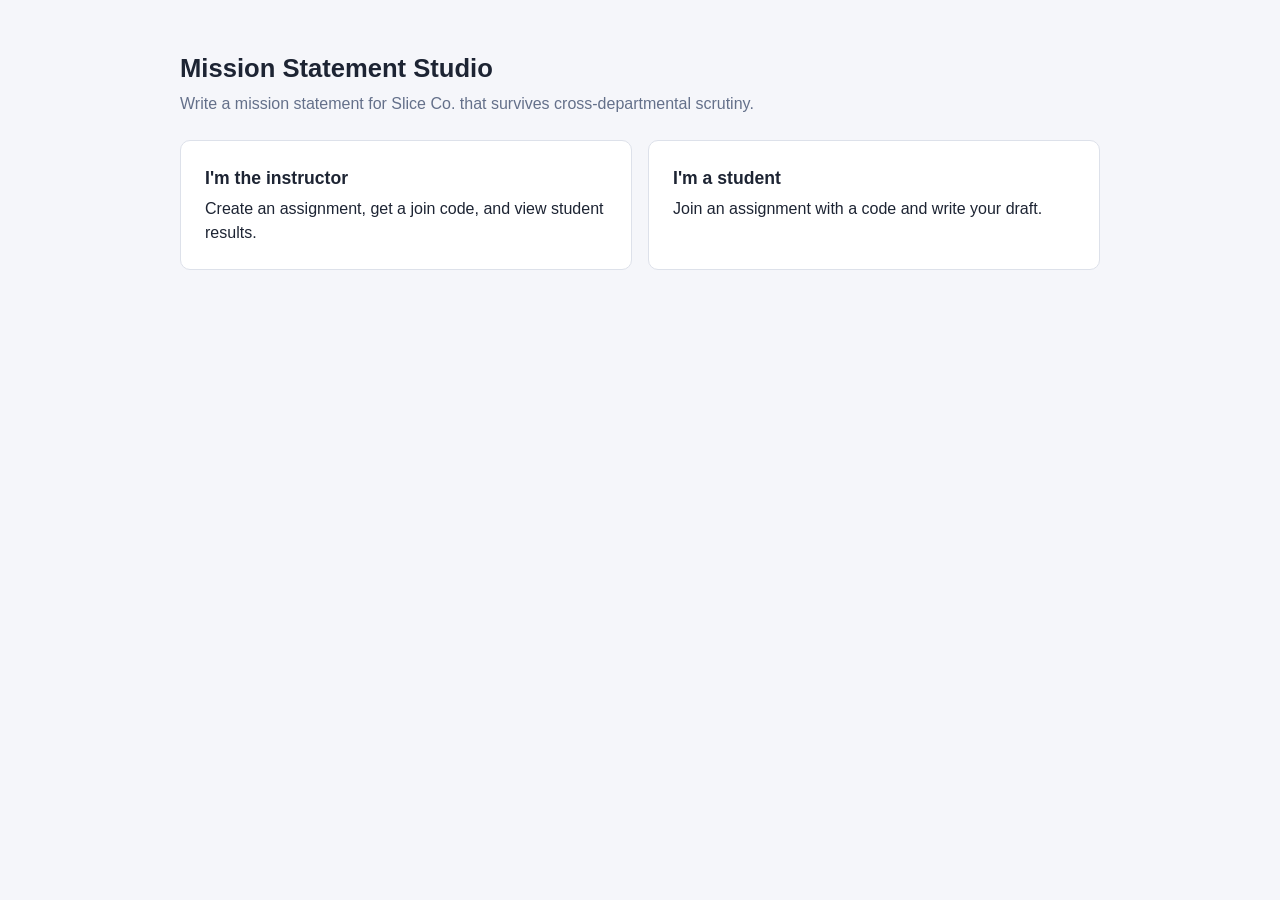
<file: frontend/index.html>
<!DOCTYPE html>
<html lang="en">
<head>
<meta charset="UTF-8">
<title>Mission Statement Studio</title>
<link rel="stylesheet" href="css/style.css">
</head>
<body>
<div class="page">
  <h1>Mission Statement Studio</h1>
  <p class="subtitle">Write a mission statement for Slice Co. that survives cross-departmental scrutiny.</p>
  <div class="landing-links">
    <a href="instructor.html">
      <strong>I'm the instructor</strong>
      Create an assignment, get a join code, and view student results.
    </a>
    <a href="join.html">
      <strong>I'm a student</strong>
      Join an assignment with a code and write your draft.
    </a>
  </div>
</div>
</body>
</html>
</file>
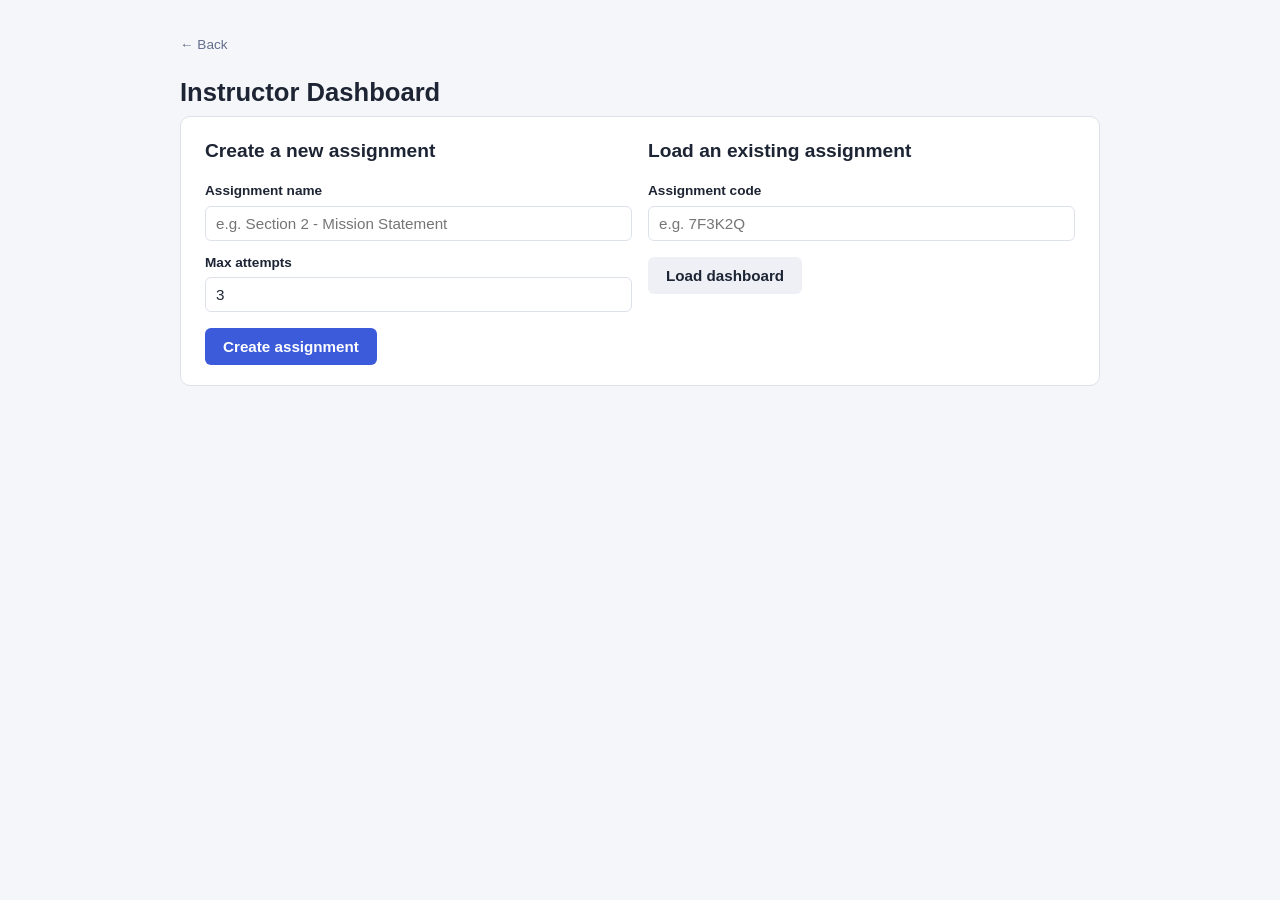
<file: frontend/instructor.html>
<!DOCTYPE html>
<html lang="en">
<head>
<meta charset="UTF-8">
<title>Instructor Dashboard</title>
<link rel="stylesheet" href="css/style.css">
</head>
<body>
<div class="page">
  <a class="back" href="index.html">&larr; Back</a>
  <h1>Instructor Dashboard</h1>

  <div class="card" id="setupCard">
    <div class="row">
      <div>
        <h2>Create a new assignment</h2>
        <label for="sName">Assignment name</label>
        <input type="text" id="sName" placeholder="e.g. Section 2 - Mission Statement">
        <label for="sAttempts">Max attempts</label>
        <input type="number" id="sAttempts" value="3" min="1" max="10">
        <button id="createBtn">Create assignment</button>
      </div>
      <div>
        <h2>Load an existing assignment</h2>
        <label for="loadCode">Assignment code</label>
        <input type="text" id="loadCode" placeholder="e.g. 7F3K2Q" maxlength="6">
        <button id="loadBtn" class="secondary">Load dashboard</button>
      </div>
    </div>
    <div id="err" class="error" style="display:none"></div>
  </div>

  <div id="dashboard" style="display:none"></div>
</div>
<script src="js/api.js"></script>
<script src="js/instructor.js"></script>
</body>
</html>
</file>
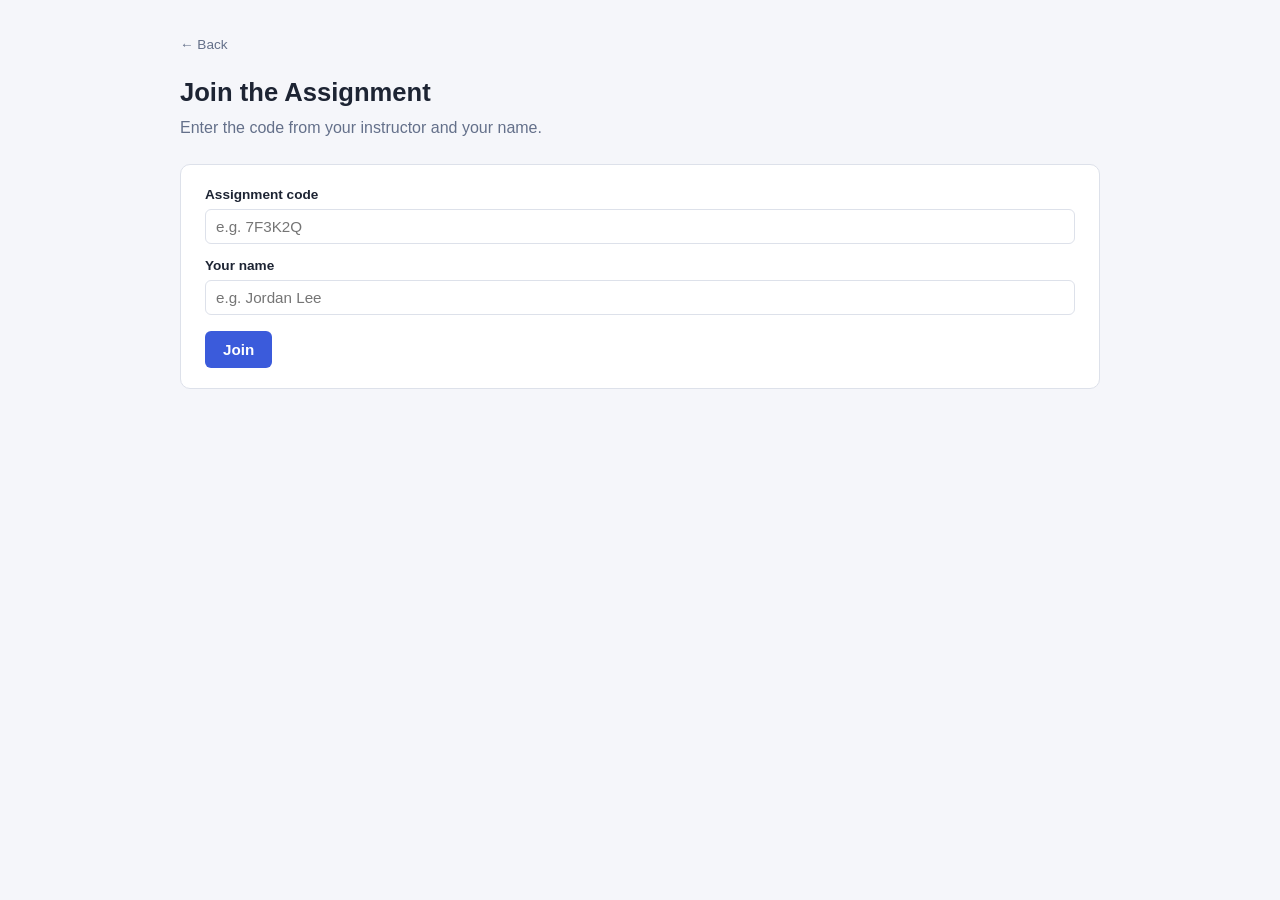
<file: frontend/join.html>
<!DOCTYPE html>
<html lang="en">
<head>
<meta charset="UTF-8">
<title>Join Assignment</title>
<link rel="stylesheet" href="css/style.css">
</head>
<body>
<div class="page">
  <a class="back" href="index.html">&larr; Back</a>
  <h1>Join the Assignment</h1>
  <p class="subtitle">Enter the code from your instructor and your name.</p>
  <div class="card">
    <label for="code">Assignment code</label>
    <input type="text" id="code" placeholder="e.g. 7F3K2Q" maxlength="6">
    <label for="studentName">Your name</label>
    <input type="text" id="studentName" placeholder="e.g. Jordan Lee">
    <div id="err" class="error" style="display:none"></div>
    <button id="joinBtn">Join</button>
  </div>
</div>
<script src="js/api.js"></script>
<script>
document.getElementById("joinBtn").addEventListener("click", async () => {
  const code = document.getElementById("code").value.trim();
  const name = document.getElementById("studentName").value.trim();
  const err = document.getElementById("err");
  err.style.display = "none";
  if (!code || !name) {
    err.textContent = "Please enter both the assignment code and your name.";
    err.style.display = "block";
    return;
  }
  try {
    const result = await api.post("/api/student/join", { session_code: code, student_name: name });
    localStorage.setItem("student_id", result.student_id);
    localStorage.setItem("student_name", result.student_name);
    window.location.href = "student.html";
  } catch (e) {
    err.textContent = e.message;
    err.style.display = "block";
  }
});
</script>
</body>
</html>
</file>
<file: frontend/css/style.css>
:root {
  --bg: #f5f6fa;
  --card: #ffffff;
  --text: #1d2433;
  --muted: #64708a;
  --border: #dde1ea;
  --primary: #3b5bdb;
  --primary-dark: #2a44ab;
  --danger: #c0392b;
  --danger-bg: #fdecea;
  --success: #1e824c;
  --success-bg: #e9f7ef;
  --warn-bg: #fff8e1;
  --warn-border: #f0c14b;
  font-family: -apple-system, "Segoe UI", Roboto, Helvetica, Arial, sans-serif;
}

* { box-sizing: border-box; }

body {
  margin: 0;
  background: var(--bg);
  color: var(--text);
  line-height: 1.5;
}

.page {
  max-width: 960px;
  margin: 0 auto;
  padding: 32px 20px 80px;
}

h1 { font-size: 1.6rem; margin-bottom: 4px; }
h2 { font-size: 1.2rem; margin-top: 0; }
h3 { font-size: 1rem; color: var(--muted); text-transform: uppercase; letter-spacing: 0.04em; }

.subtitle { color: var(--muted); margin-top: 0; margin-bottom: 24px; }

.card {
  background: var(--card);
  border: 1px solid var(--border);
  border-radius: 10px;
  padding: 20px 24px;
  margin-bottom: 20px;
}

.row { display: flex; gap: 16px; flex-wrap: wrap; }
.row > * { flex: 1; min-width: 220px; }

label { display: block; font-weight: 600; font-size: 0.85rem; margin-bottom: 4px; margin-top: 12px; }
label:first-child { margin-top: 0; }

input[type=text], input[type=number], textarea, select {
  width: 100%;
  padding: 8px 10px;
  border: 1px solid var(--border);
  border-radius: 6px;
  font-size: 0.95rem;
  font-family: inherit;
  background: #fff;
  color: var(--text);
}

textarea { resize: vertical; min-height: 90px; }

button {
  background: var(--primary);
  color: #fff;
  border: none;
  padding: 10px 18px;
  border-radius: 6px;
  font-size: 0.95rem;
  font-weight: 600;
  cursor: pointer;
  margin-top: 16px;
}
button:hover { background: var(--primary-dark); }
button.secondary { background: #eef0f6; color: var(--text); }
button.secondary:hover { background: #e1e4ee; }
button:disabled { opacity: 0.5; cursor: not-allowed; }

.btn-row { display: flex; gap: 10px; flex-wrap: wrap; }

.pill {
  display: inline-block;
  padding: 2px 10px;
  border-radius: 999px;
  font-size: 0.75rem;
  font-weight: 700;
  text-transform: uppercase;
  background: #eef0f6;
  color: var(--muted);
}
.pill.pass { background: var(--success-bg); color: var(--success); }
.pill.needswork, .pill.needs-work { background: var(--danger-bg); color: var(--danger); }
.pill.final { background: var(--success-bg); color: var(--success); }

.warning {
  background: var(--warn-bg);
  border: 1px solid var(--warn-border);
  border-radius: 6px;
  padding: 8px 12px;
  margin-top: 8px;
  font-size: 0.9rem;
}

.error {
  background: var(--danger-bg);
  color: var(--danger);
  border-radius: 6px;
  padding: 8px 12px;
  margin-top: 12px;
  font-size: 0.9rem;
}

.muted { color: var(--muted); font-size: 0.9rem; }

table { width: 100%; border-collapse: collapse; font-size: 0.9rem; }
th, td { text-align: left; padding: 8px 10px; border-bottom: 1px solid var(--border); }
th { color: var(--muted); font-weight: 600; }

a.back { color: var(--muted); text-decoration: none; font-size: 0.85rem; }
a.back:hover { text-decoration: underline; }

.landing-links { display: flex; gap: 16px; margin-top: 24px; }
.landing-links a {
  flex: 1;
  display: block;
  background: var(--card);
  border: 1px solid var(--border);
  border-radius: 10px;
  padding: 24px;
  text-decoration: none;
  color: var(--text);
}
.landing-links a:hover { border-color: var(--primary); }
.landing-links strong { display: block; font-size: 1.1rem; margin-bottom: 6px; }

.checklist { list-style: none; padding: 0; margin: 8px 0 0; }
.checklist li {
  padding: 6px 0 6px 26px;
  position: relative;
  font-size: 0.92rem;
}
.checklist li::before {
  content: "\2610";
  position: absolute;
  left: 0;
  color: var(--muted);
}

.persona-grid { display: grid; grid-template-columns: 1fr 1fr; gap: 14px; margin-top: 10px; }
@media (max-width: 640px) { .persona-grid { grid-template-columns: 1fr; } }
.persona-card {
  border: 1px solid var(--border);
  border-radius: 8px;
  padding: 12px 14px;
}
.persona-card .persona-label { font-weight: 700; font-size: 0.9rem; }
.persona-card .persona-lens { font-size: 0.78rem; color: var(--muted); margin-bottom: 6px; }
.persona-card p { margin: 0; font-size: 0.9rem; }

.criteria-item {
  border-bottom: 1px dashed var(--border);
  padding: 10px 0;
}
.criteria-item:last-child { border-bottom: none; }
.criteria-item .crit-head { display: flex; justify-content: space-between; align-items: center; gap: 8px; }
.criteria-item p { margin: 4px 0 0; font-size: 0.88rem; color: var(--muted); }

.attempt-history { list-style: none; padding: 0; margin: 8px 0 0; }
.attempt-history li {
  border: 1px solid var(--border);
  border-radius: 8px;
  padding: 10px 12px;
  margin-bottom: 8px;
  font-size: 0.9rem;
}

.wordcount { font-size: 0.85rem; color: var(--muted); margin-top: 4px; }

@media print {
  button, .btn-row, a.back { display: none !important; }
  body { background: #fff; }
  .card { border: none; box-shadow: none; }
}
</file>
